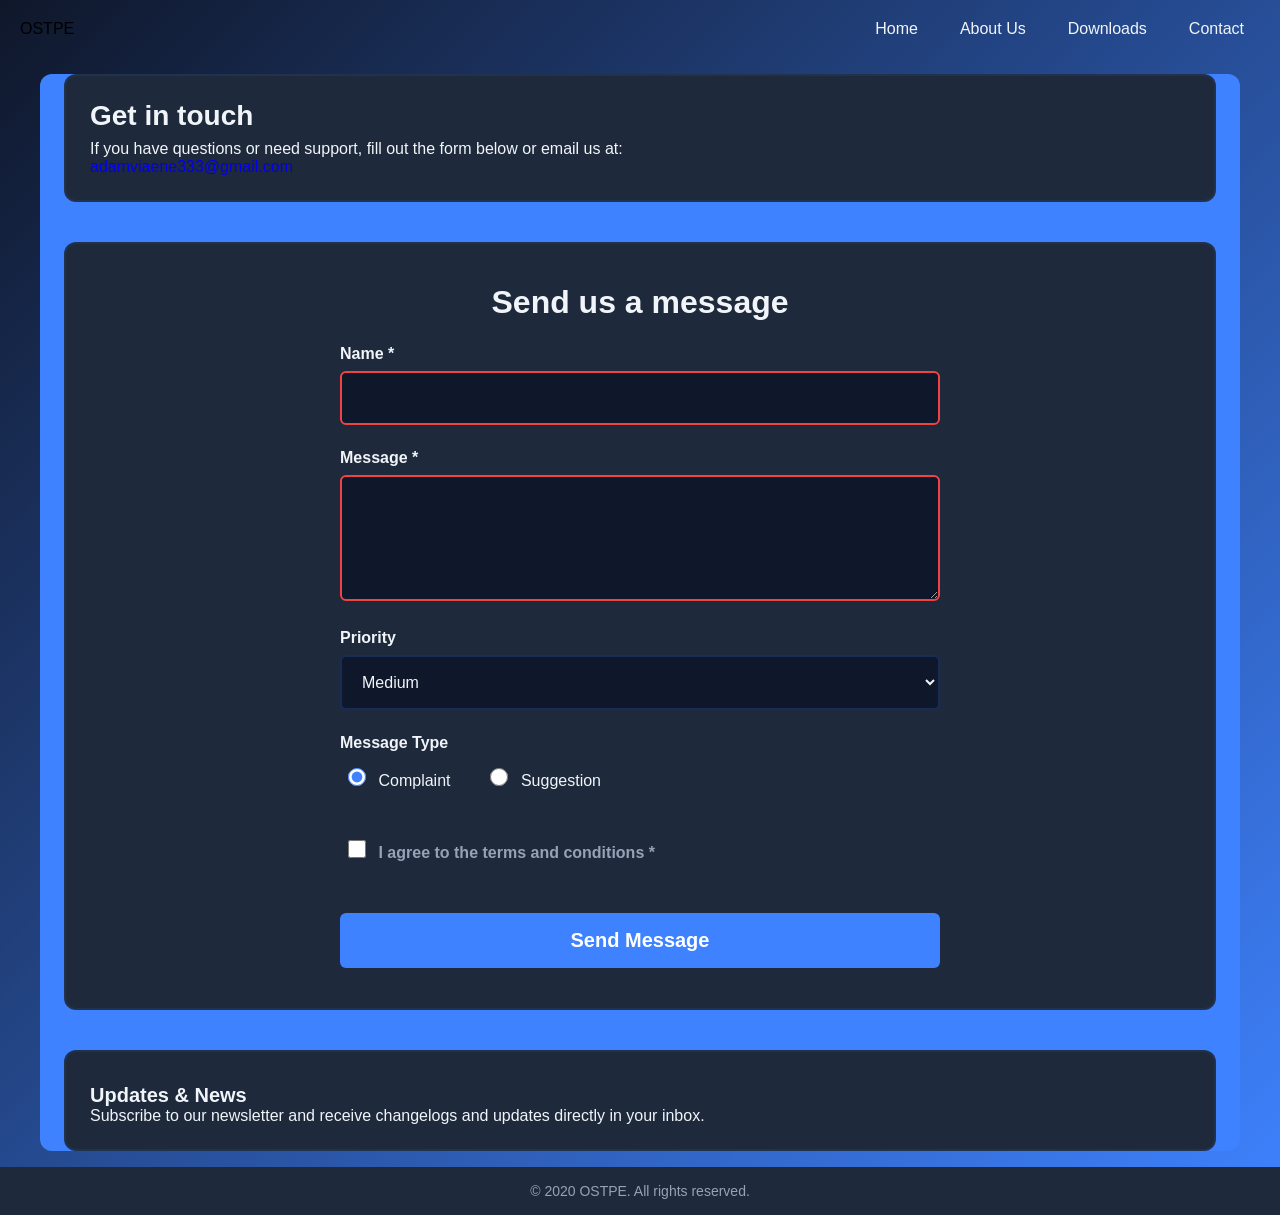
<file: contact.html>
<!DOCTYPE html>
<html lang="en">
<head>
    <meta charset="UTF-8">
    <meta name="viewport" content="width=device-width, initial-scale=1.0">
    <link rel="stylesheet" href="https://fonts.googleapis.com/css2?family=Material+Symbols+Outlined:opsz,wght,FILL,GRAD@20..48,100..700,0..1,-50..200&icon_names=home" />
    <link rel="stylesheet" href="css/style.css">
    <title>OST Contact</title>
</head>
<body>
    <header>
        <nav class="navbar">
            <a href="index.html" class="nav-logo">OSTPE</a>
            <button class="nav-toggle" aria-label="Toggle navigation">
                <span class="material-symbols-outlined">menu</span>
            </button>
            <ul class="nav-menu">
                <li><a href="index.html" class="nav-link">Home</a></li>
                <li><a href="about_us.html" class="nav-link">About Us</a></li>
                <li><a href="download.html" class="nav-link">Downloads</a></li>
                <li><a href="contact.html" class="nav-link">Contact</a></li>
            </ul>
        </nav>
    </header>
    <main class="mainc container">
        <section class="contact">
            <h1>Get in touch</h1>
            <p>If you have questions or need support, fill out the form below or email us at:</p>
            <p><a href="mailto:adamviaene333@gmail.com">adamviaene333@gmail.com</a></p>
        </section>

        <section class="contact-form-section">
            <div class="form-container">
                <h2>Send us a message</h2>
                <form action="process-form.php" method="post" class="contact-form">
                    <div class="form-group">
                        <label for="name">Name *</label>
                        <input type="text" id="name" name="name" required>
                    </div>

                    <div class="form-group">
                        <label for="message">Message *</label>
                        <textarea id="message" name="message" rows="5" required></textarea>
                    </div>

                    <div class="form-group">
                        <label for="priority">Priority</label>
                        <select id="priority" name="priority">
                            <option value="1">Low</option>
                            <option value="2" selected>Medium</option>
                            <option value="3">High</option>
                        </select>
                    </div>

                    <div class="form-group">
                        <label>Message Type</label>
                        <div class="radio-group">
                            <label class="radio-label">
                                <input type="radio" name="type" value="1" checked>
                                <span class="radio-text">Complaint</span>
                            </label>
                            <label class="radio-label">
                                <input type="radio" name="type" value="2">
                                <span class="radio-text">Suggestion</span>
                            </label>
                        </div>
                    </div>

                    <div class="form-group">
                        <label class="checkbox-label">
                            <input type="checkbox" name="term" required>
                            <span class="checkbox-text">I agree to the terms and conditions *</span>
                        </label>
                    </div>

                    <button type="submit" class="btn btn-primary btn-large">Send Message</button>
                </form>
            </div>
        </section>

    <section class="news">
        <h2>Updates &amp; News</h2>
        <p>Subscribe to our newsletter and receive changelogs and updates directly in your inbox.</p>
    </section>

    </main>
    <footer>
        <p>&copy; 2020 OSTPE. All rights reserved.</p>
    </footer>
    <script src="js/script.js"></script>
</body>
</html>
</file>
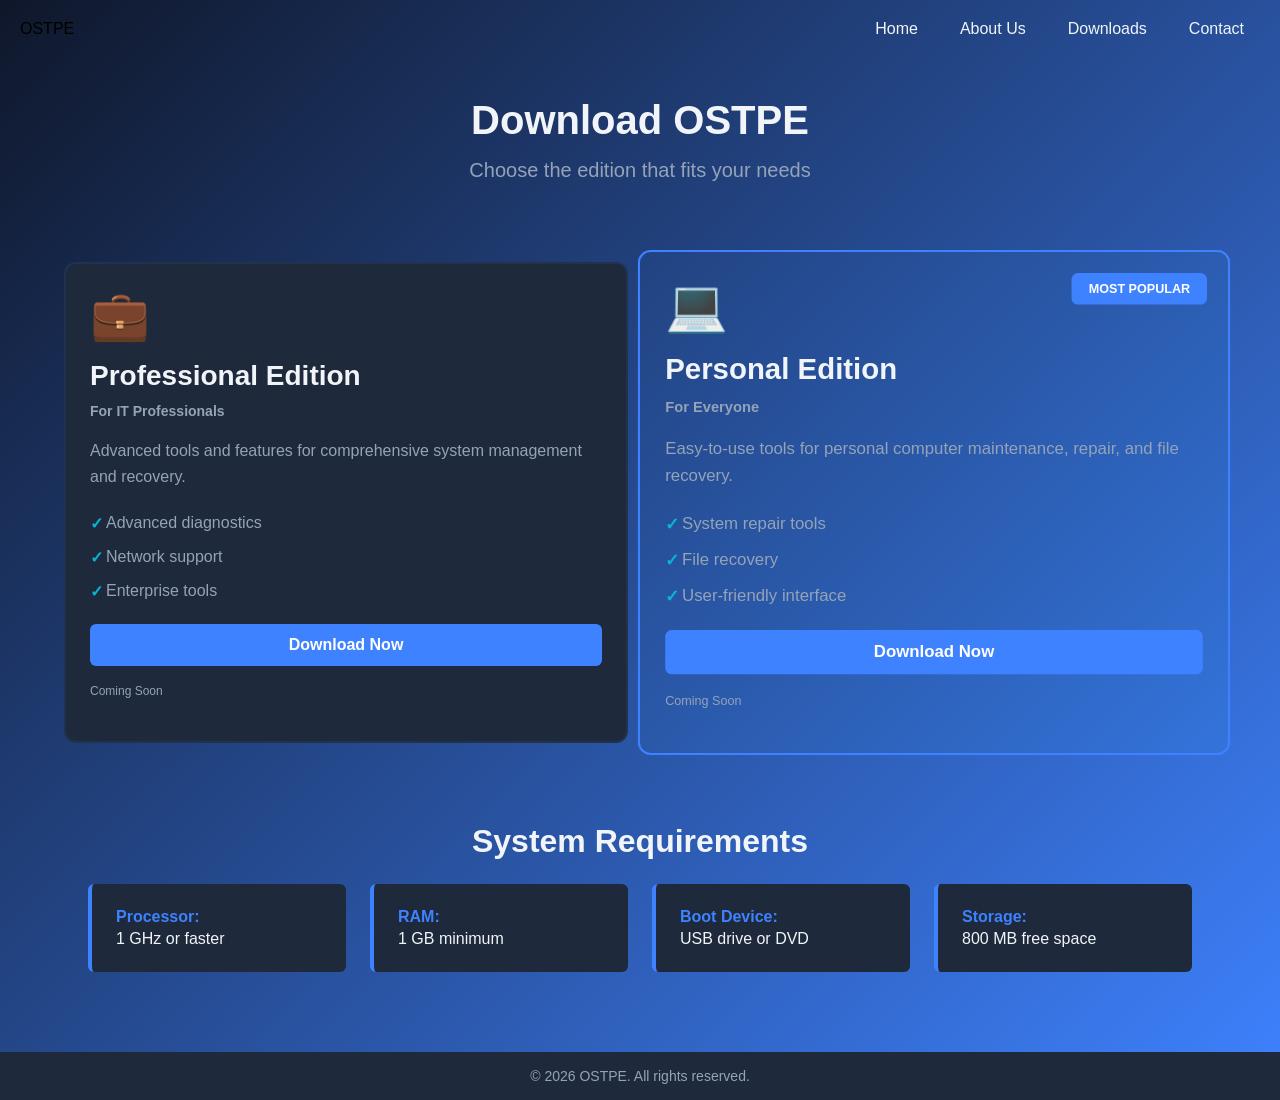
<file: dowload.html>
<!DOCTYPE html>
<html lang="en">
<head>
    <meta charset="UTF-8">
    <meta name="viewport" content="width=device-width, initial-scale=1.0">
    <link rel="stylesheet" href="https://fonts.googleapis.com/css2?family=Material+Symbols+Outlined:opsz,wght,FILL,GRAD@20..48,100..700,0..1,-50..200&icon_names=home" />
    <link rel="stylesheet" href="css/style.css">
    <title>OST Download</title>
</head>
<body>
    <header>
        <nav class="navbar">
            <a href="index.html" class="nav-logo">OSTPE</a>
            <button class="nav-toggle" aria-label="Toggle navigation">
                <span class="material-symbols-outlined">menu</span>
            </button>
            <ul class="nav-menu">
                <li><a href="index.html" class="nav-link">Home</a></li>
                <li><a href="about_us.html" class="nav-link">About Us</a></li>
                <li><a href="dowload.html" class="nav-link">Downloads</a></li>
                <li><a href="contact.html" class="nav-link">Contact</a></li>
            </ul>
        </nav>
    </header>
    <main class="container">
        <section class="page-header">
            <h1>Download OSTPE</h1>
            <p>Choose the edition that fits your needs</p>
        </section>

        <section class="downloads-grid">
            <div class="download-card">
                <div class="card-icon">💼</div>
                <h3>Professional Edition</h3>
                <p class="card-subtitle">For IT Professionals</p>
                <p>Advanced tools and features for comprehensive system management and recovery.</p>
                <ul class="features-list">
                    <li>Advanced diagnostics</li>
                    <li>Network support</li>
                    <li>Enterprise tools</li>
                </ul>
                <a href="#" class="btn btn-primary btn-block" onclick="downloadOSTEP(event, 'professional')">Download Now</a>
                <p class="note">Coming Soon</p>
            </div>

            <div class="download-card featured">
                <div class="badge">Most Popular</div>
                <div class="card-icon">💻</div>
                <h3>Personal Edition</h3>
                <p class="card-subtitle">For Everyone</p>
                <p>Easy-to-use tools for personal computer maintenance, repair, and file recovery.</p>
                <ul class="features-list">
                    <li>System repair tools</li>
                    <li>File recovery</li>
                    <li>User-friendly interface</li>
                </ul>
                <a href="#" class="btn btn-primary btn-block" onclick="downloadOSTEP(event, 'personal')">Download Now</a>
                <p class="note">Coming Soon</p>
            </div>
        </section>

        <section class="info-section">
            <h2>System Requirements</h2>
            <div class="requirements">
                <div class="req-item">
                    <strong>Processor:</strong> 1 GHz or faster
                </div>
                <div class="req-item">
                    <strong>RAM:</strong> 1 GB minimum
                </div>
                <div class="req-item">
                    <strong>Boot Device:</strong> USB drive or DVD
                </div>
                <div class="req-item">
                    <strong>Storage:</strong> 800 MB free space
                </div>
            </div>
        </section>
    </main>
    <footer>
        <p>&copy; 2026 OSTPE. All rights reserved.</p>
    </footer>
    <script src="js/script.js"></script>
</body>
</html>
</file>
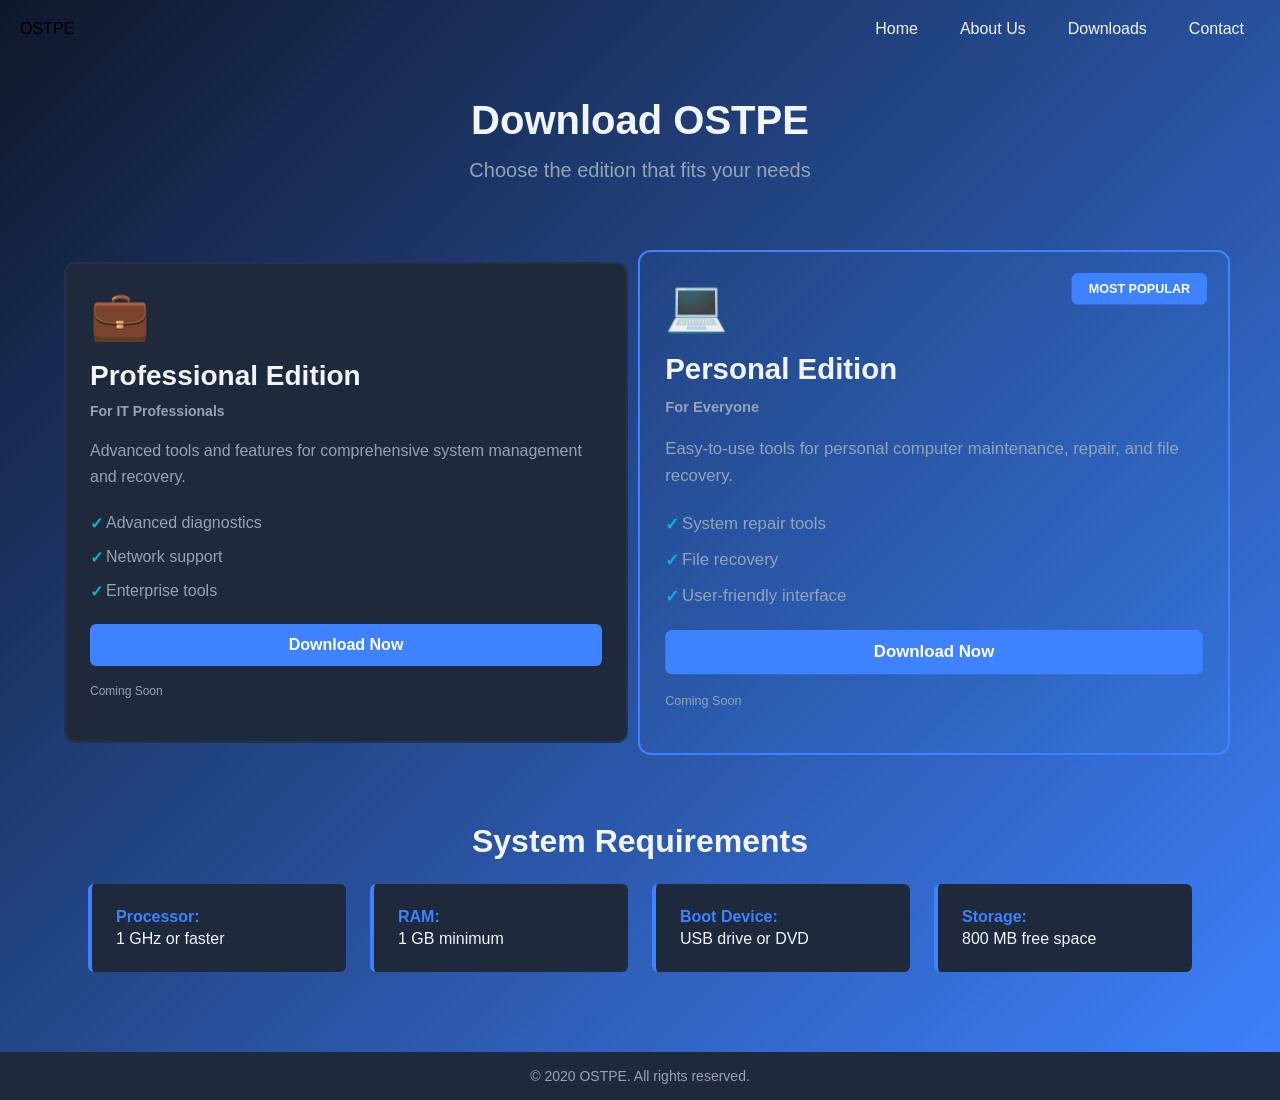
<file: download.html>
<!DOCTYPE html>
<html lang="en">
<head>
    <meta charset="UTF-8">
    <meta name="viewport" content="width=device-width, initial-scale=1.0">
    <link rel="stylesheet" href="https://fonts.googleapis.com/css2?family=Material+Symbols+Outlined:opsz,wght,FILL,GRAD@20..48,100..700,0..1,-50..200&icon_names=home" />
    <link rel="stylesheet" href="css/style.css">
    <title>OST Download</title>
</head>
<body>
    <header>
        <nav class="navbar">
            <a href="index.html" class="nav-logo">OSTPE</a>
            <button class="nav-toggle" aria-label="Toggle navigation">
                <span class="material-symbols-outlined">menu</span>
            </button>
            <ul class="nav-menu">
                <li><a href="index.html" class="nav-link">Home</a></li>
                <li><a href="about_us.html" class="nav-link">About Us</a></li>
                <li><a href="dowload.html" class="nav-link">Downloads</a></li>
                <li><a href="contact.html" class="nav-link">Contact</a></li>
            </ul>
        </nav>
    </header>
    <main class="container">
        <section class="page-header">
            <h1>Download OSTPE</h1>
            <p>Choose the edition that fits your needs</p>
        </section>

        <section class="downloads-grid">
            <div class="download-card">
                <div class="card-icon">💼</div>
                <h3>Professional Edition</h3>
                <p class="card-subtitle">For IT Professionals</p>
                <p>Advanced tools and features for comprehensive system management and recovery.</p>
                <ul class="features-list">
                    <li>Advanced diagnostics</li>
                    <li>Network support</li>
                    <li>Enterprise tools</li>
                </ul>
                <a href="test/os" class="btn btn-primary btn-block" download="os" onclick="downloadOSTEP(event, 'professional')">Download Now</a>
                <p class="note">Coming Soon</p>
            </div>

            <div class="download-card featured">
                <div class="badge">Most Popular</div>
                <div class="card-icon">💻</div>
                <h3>Personal Edition</h3>
                <p class="card-subtitle">For Everyone</p>
                <p>Easy-to-use tools for personal computer maintenance, repair, and file recovery.</p>
                <ul class="features-list">
                    <li>System repair tools</li>
                    <li>File recovery</li>
                    <li>User-friendly interface</li>
                </ul>
                <a href="test/os" class="btn btn-primary btn-block" download="os" onclick="downloadOSTEP(event, 'personal')">Download Now</a>
                <p class="note">Coming Soon</p>
            </div>
        </section>

        <section class="info-section">
            <h2>System Requirements</h2>
            <div class="requirements">
                <div class="req-item">
                    <strong>Processor:</strong> 1 GHz or faster
                </div>
                <div class="req-item">
                    <strong>RAM:</strong> 1 GB minimum
                </div>
                <div class="req-item">
                    <strong>Boot Device:</strong> USB drive or DVD
                </div>
                <div class="req-item">
                    <strong>Storage:</strong> 800 MB free space
                </div>
            </div>
        </section>
    </main>
    <footer>
        <p>&copy; 2020 OSTPE. All rights reserved.</p>
    </footer>
    <script src="js/script.js"></script>
</body>
</html>
</file>
<file: css/style.css>
/* reset */
*, *::before, *::after {
    box-sizing: border-box;
    margin: 0;
    padding: 0;
}

@import url('https://fonts.googleapis.com/css2?family=Bungee&display=swap');
@import url('https://fonts.googleapis.com/css2?family=Ubuntu:ital,wght@0,300;0,400;0,500;0,700;1,300;1,400;1,500;1,700&display=swap');
@import url("https://fonts.googleapis.com/css2?family=Material+Symbols+Outlined:opsz,wght,FILL,GRAD@24,400,0,0&icon_names=home");


.nav-logo {
  font-family: "Bungee", sans-serif;
  font-weight: 400;
  font-style: normal;
  color: black;
}
    

:root {

  /* 🎨 Couleurs principales */
  --color-primary: #3e82ff;
  --color-secondary: #0856ff;
  --color-accent: #06b6d4;

  /* 🌙 Background */
  --color-bg: #0f172a;
  --color-surface: #1e293b;

  /* 📝 Texte */
  --color-text: #f1f5f9;
  --color-text-muted: #94a3b8;

  /* 🔤 Polices */
  --font-main: 'Segoe UI', sans-serif;
  --font-mono: 'Consolas', monospace;

  /* 📏 Tailles de texte */
  --text-xs: 12px;
  --text-sm: 14px;
  --text-md: 16px;
  --text-lg: 20px;
  --text-xl: 28px;

  /* 📐 Espacements */
  --space-xs: 4px;
  --space-sm: 8px;
  --space-md: 16px;
  --space-lg: 24px;
  --space-xl: 40px;

  /* 🔘 Bordures */
  --radius-sm: 6px;
  --radius-md: 12px;
  --radius-lg: 20px;

  /* 🌫 Ombres */
  --shadow-soft: 0 4px 10px rgba(0,0,0,0.2);
  --shadow-strong: 0 8px 20px rgba(0,0,0,0.4);

  /* ⚡ Transitions */
  --transition-fast: 0.2s ease;
  --transition-smooth: 0.4s ease;
}

/* ----- GENERAL CONTAINER ----- */
.container {
    max-width: 1200px;
    margin: 0 auto;
    padding: 0 var(--space-lg);
}

main {
    padding: var(--space-lg) 0;
}


.navbar .nav-menu .nav-item .nav-link {
    padding: 10px 18px;
    color: var(--color-text);
    border-radius: var(--radius-md);
    transition: ease 0.3s;

}

.navbar .nav-menu .nav-item .nav-link:hover {
    border-radius: var(--radius-md);
    background:var(--color-secondary);
}

ul {
    list-style: none;
}

a {
    text-decoration: none;
}

.button {
    cursor: pointer;
    border: none;
    background: none;
}

img {
    border: 0cap;
}

.navbar .nav-menu{
    display: flex;
    gap: 10px;
}

header .navbar {
    display: flex;
    padding: 20px;
    align-items: center;
    justify-content: space-between;
}

.s-cont {
    margin: 0 auto;
    padding: 0 20px;
    max-width: max-content;
}


.sec-cont {
    min-height: 100vh;
    background: var(--color-primary);
    border: var(--color-secondary);
    border-radius: var(--radius-md);
    text-align: center;
}

.ost-img {
    width: 300px;
    height: 300px;
}

.dload {
    min-height: 100vh;
    background: var(--color-primary);
    border: var(--color-secondary);
    border-radius: var(--radius-md);
    text-align: left;
}

.db-link {
    display: inline-block;
    margin: var(--space-sm) 0;
    padding: var(--space-sm) var(--space-md);
    background: var(--color-bg);
    color: var(--color-text);
    border-radius: var(--radius-sm);
    transition: background var(--transition-fast);
}
.db-link:hover {
    background: var(--color-primary);
}



body {
    background: linear-gradient(135deg, var(--color-bg), var(--color-primary));
    color: var(--color-text);
    font-family: var(--font-main);
}


.news, .contact h1, h2, h3 {
    font-family: "Bungee", sans-serif;
    
}

.contact h4 {
    border-bottom: 2px solid;
}

.mainc {
    background: var(--color-primary);
    border-radius: var(--radius-md);

}

/* ----- modern nav and responsive layout ----- */
.navbar {
    display: flex;
    align-items: center;
    justify-content: space-between;
    padding: var(--space-md) var(--space-lg);
}

.nav-menu {
    display: flex;
    gap: var(--space-lg);
}

.nav-menu li {
    list-style: none;
}

.nav-link {
    color: var(--color-text);
    font-weight: 500;
    padding: 0.5rem 1rem;
    border-radius: var(--radius-sm);
    transition: background var(--transition-fast);
}

.nav-link:hover {
    background: var(--color-secondary);
}

.nav-toggle {
    display: none;
    background: none;
    border: none;
    font-size: 2rem;
    color: var(--color-text);
}

header {
    position: relative;
}

.navbar {
    position: relative;
    z-index: 20;
}

@media (max-width: 768px) {
    .nav-toggle {
        display: block;
    }

    .navbar {
        padding: var(--space-sm) var(--space-md);
    }

    .nav-logo {
        font-size: 1.1rem;
    }

    .nav-menu {
        position: absolute;
        top: calc(100% + 8px);
        right: var(--space-md);
        left: var(--space-md);
        background: var(--color-surface);
        flex-direction: column;
        width: auto;
        padding: var(--space-md);
        border-radius: var(--radius-md);
        box-shadow: var(--shadow-strong);
        border: 1px solid rgba(255,255,255,0.1);
        transform: translateY(-10px);
        opacity: 0;
        pointer-events: none;
        transition: all var(--transition-fast);
    }

    .nav-menu.open {
        transform: translateY(0);
        opacity: 1;
        pointer-events: auto;
    }

    .nav-link {
        display: block;
        padding: 0.8rem 1rem;
        text-align: center;
    }
}

footer {
    padding: var(--space-md) 0;
    text-align: center;
    background: var(--color-surface);
    color: var(--color-text-muted);
    font-size: var(--text-sm);
}

/* contact page cards */
.contact,
.news {
    padding: var(--space-lg);
    background: var(--color-surface);
    margin: var(--space-md) 0;
    border-radius: var(--radius-md);
    color: var(--color-text);
    border: 2px solid rgba(62, 130, 255, 0.1);
    transition: all var(--transition-smooth);
}

.contact:hover,
.news:hover {
    border-color: var(--color-primary);
    box-shadow: var(--shadow-soft);
}

/* ----- CONTACT FORM ----- */
.contact-form-section {
    margin: var(--space-xl) 0;
}

.form-container {
    background: var(--color-surface);
    padding: var(--space-xl);
    border-radius: var(--radius-md);
    border: 2px solid rgba(62, 130, 255, 0.1);
    transition: all var(--transition-smooth);
}

.form-container:hover {
    border-color: var(--color-primary);
    box-shadow: var(--shadow-soft);
}

.form-container h2 {
    font-size: 2rem;
    margin-bottom: var(--space-lg);
    color: var(--color-text);
    text-align: center;
}

.contact-form {
    max-width: 600px;
    margin: 0 auto;
}

.form-group {
    margin-bottom: var(--space-lg);
}

.form-group label {
    display: block;
    margin-bottom: var(--space-sm);
    font-weight: 600;
    color: var(--color-text);
    font-size: var(--text-md);
}

.form-group input[type="text"],
.form-group textarea,
.form-group select {
    width: 100%;
    padding: var(--space-md);
    border: 2px solid rgba(62, 130, 255, 0.2);
    border-radius: var(--radius-sm);
    background: var(--color-bg);
    color: var(--color-text);
    font-size: var(--text-md);
    font-family: var(--font-main);
    transition: all var(--transition-fast);
}

.form-group input[type="text"]:focus,
.form-group textarea:focus,
.form-group select:focus {
    outline: none;
    border-color: var(--color-primary);
    box-shadow: 0 0 0 3px rgba(62, 130, 255, 0.1);
}

.form-group textarea {
    resize: vertical;
    min-height: 120px;
}

.form-group select {
    cursor: pointer;
}

/* Radio buttons */
.radio-group {
    display: flex;
    gap: var(--space-lg);
    flex-wrap: wrap;
}

.radio-label {
    display: flex;
    align-items: center;
    cursor: pointer;
    padding: var(--space-sm);
    border-radius: var(--radius-sm);
    transition: all var(--transition-fast);
}

.radio-label:hover {
    background: rgba(62, 130, 255, 0.05);
}

.radio-label input[type="radio"] {
    margin-right: var(--space-sm);
    width: 18px;
    height: 18px;
    accent-color: var(--color-primary);
}

.radio-text {
    color: var(--color-text);
    font-weight: 500;
}

/* Checkbox */
.checkbox-label {
    display: flex;
    align-items: flex-start;
    cursor: pointer;
    padding: var(--space-sm);
    border-radius: var(--radius-sm);
    transition: all var(--transition-fast);
}

.checkbox-label:hover {
    background: rgba(62, 130, 255, 0.05);
}

.checkbox-label input[type="checkbox"] {
    margin-right: var(--space-sm);
    margin-top: 2px;
    width: 18px;
    height: 18px;
    accent-color: var(--color-primary);
}

.checkbox-text {
    color: var(--color-text-muted);
    line-height: 1.5;
}

/* Form validation */
.form-group input:invalid,
.form-group textarea:invalid {
    border-color: #ef4444;
}

.form-group input:valid,
.form-group textarea:valid {
    border-color: #10b981;
}

/* Submit button */
.contact-form .btn {
    width: 100%;
    margin-top: var(--space-md);
}

/* Success/Error messages */
.form-message {
    padding: var(--space-md);
    border-radius: var(--radius-sm);
    margin-bottom: var(--space-md);
    font-weight: 600;
}

.form-message.success {
    background: rgba(16, 185, 129, 0.1);
    color: #10b981;
    border: 1px solid rgba(16, 185, 129, 0.2);
}

.form-message.error {
    background: rgba(239, 68, 68, 0.1);
    color: #ef4444;
    border: 1px solid rgba(239, 68, 68, 0.2);
}


/* hero section tweaks */
.hero-sec {
    padding: var(--space-xl) 0;
    background: var(--color-secondary);
    color: var(--color-text);
}

.hero-d {
    max-width: 800px;
    margin: 0 auto;
    text-align: center;
    padding: var(--space-md);
}

.ost-img {
    max-width: 100%;
    height: auto;
}

.contact h1 { font-size: var(--text-xl); margin-bottom: var(--space-sm); }
.contact h2, .news h2 { font-size: var(--text-lg); margin-top: var(--space-sm); }

/* ----- MODERN BUTTON STYLES ----- */
.btn {
    display: inline-block;
    padding: 0.75rem 1.5rem;
    border-radius: var(--radius-sm);
    font-weight: 600;
    text-decoration: none;
    transition: all var(--transition-fast);
    border: none;
    cursor: pointer;
    text-align: center;
}

.btn-primary {
    background: var(--color-primary);
    color: white;
}

.btn-primary:hover {
    background: var(--color-secondary);
    transform: translateY(-2px);
    box-shadow: var(--shadow-soft);
}

.btn-secondary {
    background: transparent;
    color: var(--color-primary);
    border: 2px solid var(--color-primary);
}

.btn-secondary:hover {
    background: var(--color-primary);
    color: white;
}

.btn-large {
    padding: 1rem 2rem;
    font-size: var(--text-lg);
}

.btn-block {
    width: 100%;
    display: block;
}

/* ----- HERO SECTION ----- */
.hero {
    display: grid;
    grid-template-columns: 1fr 1fr;
    gap: var(--space-xl);
    align-items: center;
    padding: var(--space-xl) var(--space-lg);
    background: linear-gradient(135deg, var(--color-secondary), var(--color-primary));
    min-height: 500px;
    border-radius: var(--radius-md);
    margin-bottom: var(--space-xl);
}

.hero-content h1 {
    font-size: 3rem;
    margin-bottom: var(--space-md);
    line-height: 1.2;
    color: white;
}

.hero-content p {
    font-size: var(--text-lg);
    margin-bottom: var(--space-lg);
    color: rgba(255, 255, 255, 0.9);
    line-height: 1.6;
}

.hero-ctas {
    display: flex;
    gap: var(--space-md);
    flex-wrap: wrap;
}

.hero-visual {
    display: flex;
    justify-content: center;
    align-items: center;
}

.hero-image {
    max-width: 100%;
    height: auto;
    filter: drop-shadow(0 10px 20px rgba(0,0,0,0.3));
}

@media (max-width: 768px) {
    .hero {
        grid-template-columns: 1fr;
        padding: var(--space-lg);
        min-height: auto;
    }
    .hero-content h1 {
        font-size: 2rem;
    }
    .hero-ctas {
        flex-direction: column;
    }
    .btn {
        width: 100%;
    }
}

/* ----- FEATURE CARDS SECTION ----- */
.features {
    margin: var(--space-xl) 0;
    padding: var(--space-xl) var(--space-lg);
}

.features h2 {
    font-size: 2.5rem;
    text-align: center;
    margin-bottom: var(--space-xl);
    color: var(--color-text);
}

.features-grid {
    display: grid;
    grid-template-columns: repeat(auto-fit, minmax(280px, 1fr));
    gap: var(--space-lg);
}

.feature-card {
    background: var(--color-surface);
    padding: var(--space-lg);
    border-radius: var(--radius-md);
    text-align: center;
    transition: all var(--transition-smooth);
    border: 2px solid transparent;
}

.feature-card:hover {
    transform: translateY(-8px);
    border-color: var(--color-primary);
    box-shadow: var(--shadow-strong);
}

.feature-icon {
    font-size: 3rem;
    margin-bottom: var(--space-md);
}

.feature-card h3 {
    font-size: var(--text-lg);
    margin-bottom: var(--space-sm);
    color: var(--color-text);
}

.feature-card p {
    color: var(--color-text-muted);
    line-height: 1.6;
}

/* ----- CTA SECTION ----- */
.cta-section {
    background: var(--color-primary);
    padding: var(--space-xl) var(--space-lg);
    text-align: center;
    border-radius: var(--radius-md);
    margin: var(--space-xl) 0;
}

.cta-section h2 {
    font-size: 2rem;
    color: white;
    margin-bottom: var(--space-md);
}

.cta-section p {
    color: rgba(255, 255, 255, 0.9);
    font-size: var(--text-lg);
    margin-bottom: var(--space-lg);
}

/* ----- DOWNLOADS PAGE ----- */
.page-header {
    text-align: center;
    padding: var(--space-xl) var(--space-lg);
    margin-bottom: var(--space-xl);
}

.page-header h1 {
    font-size: 2.5rem;
    margin-bottom: var(--space-md);
}

.page-header p {
    font-size: var(--text-lg);
    color: var(--color-text-muted);
}

.downloads-grid {
    display: grid;
    grid-template-columns: repeat(auto-fit, minmax(350px, 1fr));
    gap: var(--space-lg);
    margin-bottom: var(--space-xl);
}

.download-card {
    background: var(--color-surface);
    padding: var(--space-lg);
    border-radius: var(--radius-md);
    border: 2px solid rgba(62, 130, 255, 0.1);
    position: relative;
    transition: all var(--transition-smooth);
}

.download-card:hover {
    border-color: var(--color-primary);
    box-shadow: var(--shadow-strong);
    transform: translateY(-8px);
}

.download-card.featured {
    border-color: var(--color-primary);
    background: linear-gradient(135deg, rgba(62, 130, 255, 0.05), rgba(6, 182, 212, 0.05));
    transform: scale(1.05);
}

.download-card.featured:hover {
    transform: scale(1.05) translateY(-8px);
}

.badge {
    position: absolute;
    top: 20px;
    right: 20px;
    background: var(--color-primary);
    color: white;
    padding: 0.5rem 1rem;
    border-radius: var(--radius-sm);
    font-size: var(--text-xs);
    font-weight: 700;
    text-transform: uppercase;
}

.card-icon {
    font-size: 3rem;
    margin-bottom: var(--space-md);
}

.download-card h3 {
    font-size: var(--text-xl);
    margin-bottom: var(--space-sm);
}

.card-subtitle {
    color: var(--color-accent);
    font-size: var(--text-sm);
    margin-bottom: var(--space-md);
    font-weight: 600;
}

.download-card p {
    color: var(--color-text-muted);
    margin-bottom: var(--space-md);
    line-height: 1.6;
}

.features-list {
    list-style: none;
    margin: var(--space-md) 0;
    text-align: left;
}

.features-list li {
    padding: var(--space-sm) 0;
    padding-left: var(--space-md);
    color: var(--color-text-muted);
    position: relative;
}

.features-list li:before {
    content: "✓";
    position: absolute;
    left: 0;
    color: var(--color-accent);
    font-weight: bold;
}

.note {
    font-size: var(--text-xs);
    color: var(--color-text-muted);
    margin-top: var(--space-md);
}

/* ----- INFO SECTION ----- */
.info-section {
    padding: var(--space-xl) var(--space-lg);
    margin: var(--space-xl) 0;
}

.info-section h2 {
    font-size: 2rem;
    margin-bottom: var(--space-lg);
    text-align: center;
}

.requirements {
    display: grid;
    grid-template-columns: repeat(auto-fit, minmax(200px, 1fr));
    gap: var(--space-lg);
}

.req-item {
    background: var(--color-surface);
    padding: var(--space-lg);
    border-radius: var(--radius-sm);
    border-left: 4px solid var(--color-primary);
}

.req-item strong {
    color: var(--color-primary);
    display: block;
    margin-bottom: var(--space-xs);
}

/* ----- ABOUT US PAGE ----- */
.about-intro {
    background: var(--color-surface);
    padding: var(--space-xl) var(--space-lg);
    border-radius: var(--radius-md);
    margin: var(--space-xl) 0;
    border-left: 4px solid var(--color-primary);
}

.about-intro h2 {
    font-size: 2rem;
    margin-bottom: var(--space-md);
    color: var(--color-text);
}

.about-intro p {
    font-size: var(--text-lg);
    line-height: 1.8;
    color: var(--color-text-muted);
}

.story-section {
    margin: var(--space-xl) 0;
}

.story-section h2 {
    font-size: 2.5rem;
    text-align: center;
    margin-bottom: var(--space-xl);
    color: var(--color-text);
}

.story-grid {
    display: grid;
    grid-template-columns: repeat(auto-fit, minmax(250px, 1fr));
    gap: var(--space-lg);
}

.story-card {
    background: var(--color-surface);
    padding: var(--space-lg);
    border-radius: var(--radius-md);
    border: 2px solid rgba(62, 130, 255, 0.1);
    transition: all var(--transition-smooth);
    position: relative;
    padding-top: var(--space-xl);
}

.story-card:hover {
    border-color: var(--color-primary);
    box-shadow: var(--shadow-strong);
    transform: translateY(-8px);
}

.story-year {
    position: absolute;
    top: 15px;
    left: var(--space-lg);
    background: var(--color-primary);
    color: white;
    padding: 0.5rem 1rem;
    border-radius: var(--radius-sm);
    font-weight: 700;
    font-size: var(--text-sm);
}

.story-card h3 {
    font-size: var(--text-lg);
    margin-bottom: var(--space-sm);
    color: var(--color-text);
}

.story-card p {
    color: var(--color-text-muted);
    line-height: 1.6;
}

.team-section {
    margin: var(--space-xl) 0;
    padding: var(--space-xl) 0;
}

.team-section h2 {
    font-size: 2.5rem;
    text-align: center;
    margin-bottom: var(--space-xl);
    color: var(--color-text);
}

.team-grid {
    display: grid;
    grid-template-columns: repeat(auto-fit, minmax(280px, 1fr));
    gap: var(--space-xl);
}

.team-card {
    background: var(--color-surface);
    padding: var(--space-lg);
    border-radius: var(--radius-md);
    text-align: center;
    border: 2px solid rgba(62, 130, 255, 0.1);
    transition: all var(--transition-smooth);
}

.team-card:hover {
    border-color: var(--color-primary);
    box-shadow: var(--shadow-strong);
}

.team-photo {
    font-size: 4rem;
    margin-bottom: var(--space-md);
}

.team-card h3 {
    font-size: var(--text-xl);
    margin-bottom: var(--space-xs);
    color: var(--color-text);
}

.team-role {
    color: var(--color-primary);
    font-weight: 600;
    margin-bottom: var(--space-md);
}

.team-card p {
    color: var(--color-text-muted);
    line-height: 1.6;
}

.values-section {
    margin: var(--space-xl) 0;
    padding: var(--space-xl) 0;
}

.values-section h2 {
    font-size: 2.5rem;
    text-align: center;
    margin-bottom: var(--space-xl);
    color: var(--color-text);
}

.values-grid {
    display: grid;
    grid-template-columns: repeat(auto-fit, minmax(240px, 1fr));
    gap: var(--space-lg);
}

.value-card {
    background: var(--color-surface);
    padding: var(--space-lg);
    border-radius: var(--radius-md);
    text-align: center;
    border: 2px solid rgba(62, 130, 255, 0.1);
    transition: all var(--transition-smooth);
}

.value-card:hover {
    border-color: var(--color-accent);
    box-shadow: var(--shadow-soft);
    transform: translateY(-4px);
}

.value-icon {
    font-size: 2.5rem;
    margin-bottom: var(--space-md);
}

.value-card h3 {
    font-size: var(--text-lg);
    margin-bottom: var(--space-sm);
    color: var(--color-text);
}

.value-card p {
    color: var(--color-text-muted);
    line-height: 1.6;
}

.stats-section {
    margin: var(--space-xl) 0;
    padding: var(--space-xl) var(--space-lg);
    background: linear-gradient(135deg, var(--color-secondary), var(--color-primary));
    border-radius: var(--radius-md);
}

.stats-section h2 {
    font-size: 2.5rem;
    text-align: center;
    margin-bottom: var(--space-xl);
    color: white;
}

.stats-grid {
    display: grid;
    grid-template-columns: repeat(auto-fit, minmax(200px, 1fr));
    gap: var(--space-lg);
}

.stat-card {
    background: rgba(255, 255, 255, 0.1);
    padding: var(--space-lg);
    border-radius: var(--radius-md);
    text-align: center;
    border: 1px solid rgba(255, 255, 255, 0.2);
}

.stat-number {
    font-size: 2.5rem;
    font-weight: 700;
    color: white;
    margin-bottom: var(--space-sm);
    transition: transform var(--transition-fast);
}

.stat-label {
    color: rgba(255, 255, 255, 0.9);
    font-size: var(--text-md);
}

/* ----- NOTIFICATION ----- */
.notification {
    position: fixed;
    bottom: 20px;
    right: 20px;
    background: var(--color-accent);
    color: var(--color-bg);
    padding: 1rem 1.5rem;
    border-radius: var(--radius-md);
    box-shadow: var(--shadow-strong);
    opacity: 0;
    transform: translateX(400px);
    transition: all var(--transition-smooth);
    z-index: 1000;
    font-weight: 600;
}

.notification.show {
    opacity: 1;
    transform: translateX(0);
}

@media (max-width: 768px) {
    .notification {
        bottom: 10px;
        right: 10px;
        left: 10px;
        transform: translateY(400px);
    }
    
    .notification.show {
        transform: translateY(0);
    }
}


/* ----- MOBILE RESPONSIVE ----- */
@media (max-width: 768px) {
    .features-grid,
    .downloads-grid,
    .story-grid,
    .values-grid,
    .stats-grid {
        grid-template-columns: 1fr;
    }

    .team-grid {
        grid-template-columns: 1fr;
    }

    .download-card.featured {
        transform: scale(1);
    }

    .download-card.featured:hover {
        transform: translateY(-8px);
    }

    .hero {
        grid-template-columns: 1fr;
        min-height: auto;
        padding: var(--space-lg);
    }

    .hero-content h1 {
        font-size: 1.75rem;
    }

    .hero-content p,
    .page-header p,
    .cta-section p,
    .about-intro p,
    .feature-card p,
    .download-card p {
        font-size: 1rem;
        line-height: 1.6;
    }

    .hero-ctas {
        flex-direction: column;
    }

    .hero-ctas .btn,
    .btn-block {
        width: 100%;
        display: block;
    }

    .page-header h1 {
        font-size: 1.75rem;
    }

    .about-intro {
        padding: var(--space-lg);
    }

    .story-year {
        top: 10px;
        left: var(--space-md);
    }

    .story-card {
        padding: var(--space-md);
        padding-top: var(--space-lg);
    }

    main {
        padding: var(--space-md) 0;
    }

    .container {
        padding: 0 var(--space-md);
    }

    header .navbar {
        padding: var(--space-md);
    }

    .form-container,
    .contact,
    .news,
    .feature-card,
    .download-card,
    .team-card,
    .value-card,
    .req-item,
    .stat-card {
        padding: var(--space-md);
    }

    .radio-group {
        flex-direction: column;
        gap: var(--space-md);
    }

    .checkbox-label {
        padding: var(--space-md);
    }
}

@media (max-width: 480px) {
    .container {
        padding: 0 var(--space-sm);
    }

    .hero,
    .features,
    .cta-section,
    .page-header,
    .info-section,
    .about-intro,
    .stats-section {
        padding-left: var(--space-md);
        padding-right: var(--space-md);
    }

    .hero-content h1,
    .features h2,
    .cta-section h2,
    .page-header h1,
    .story-section h2,
    .team-section h2,
    .values-section h2,
    .stats-section h2 {
        font-size: 1.45rem;
    }

    .btn {
        padding: 0.8rem 1rem;
    }
}
</file>
